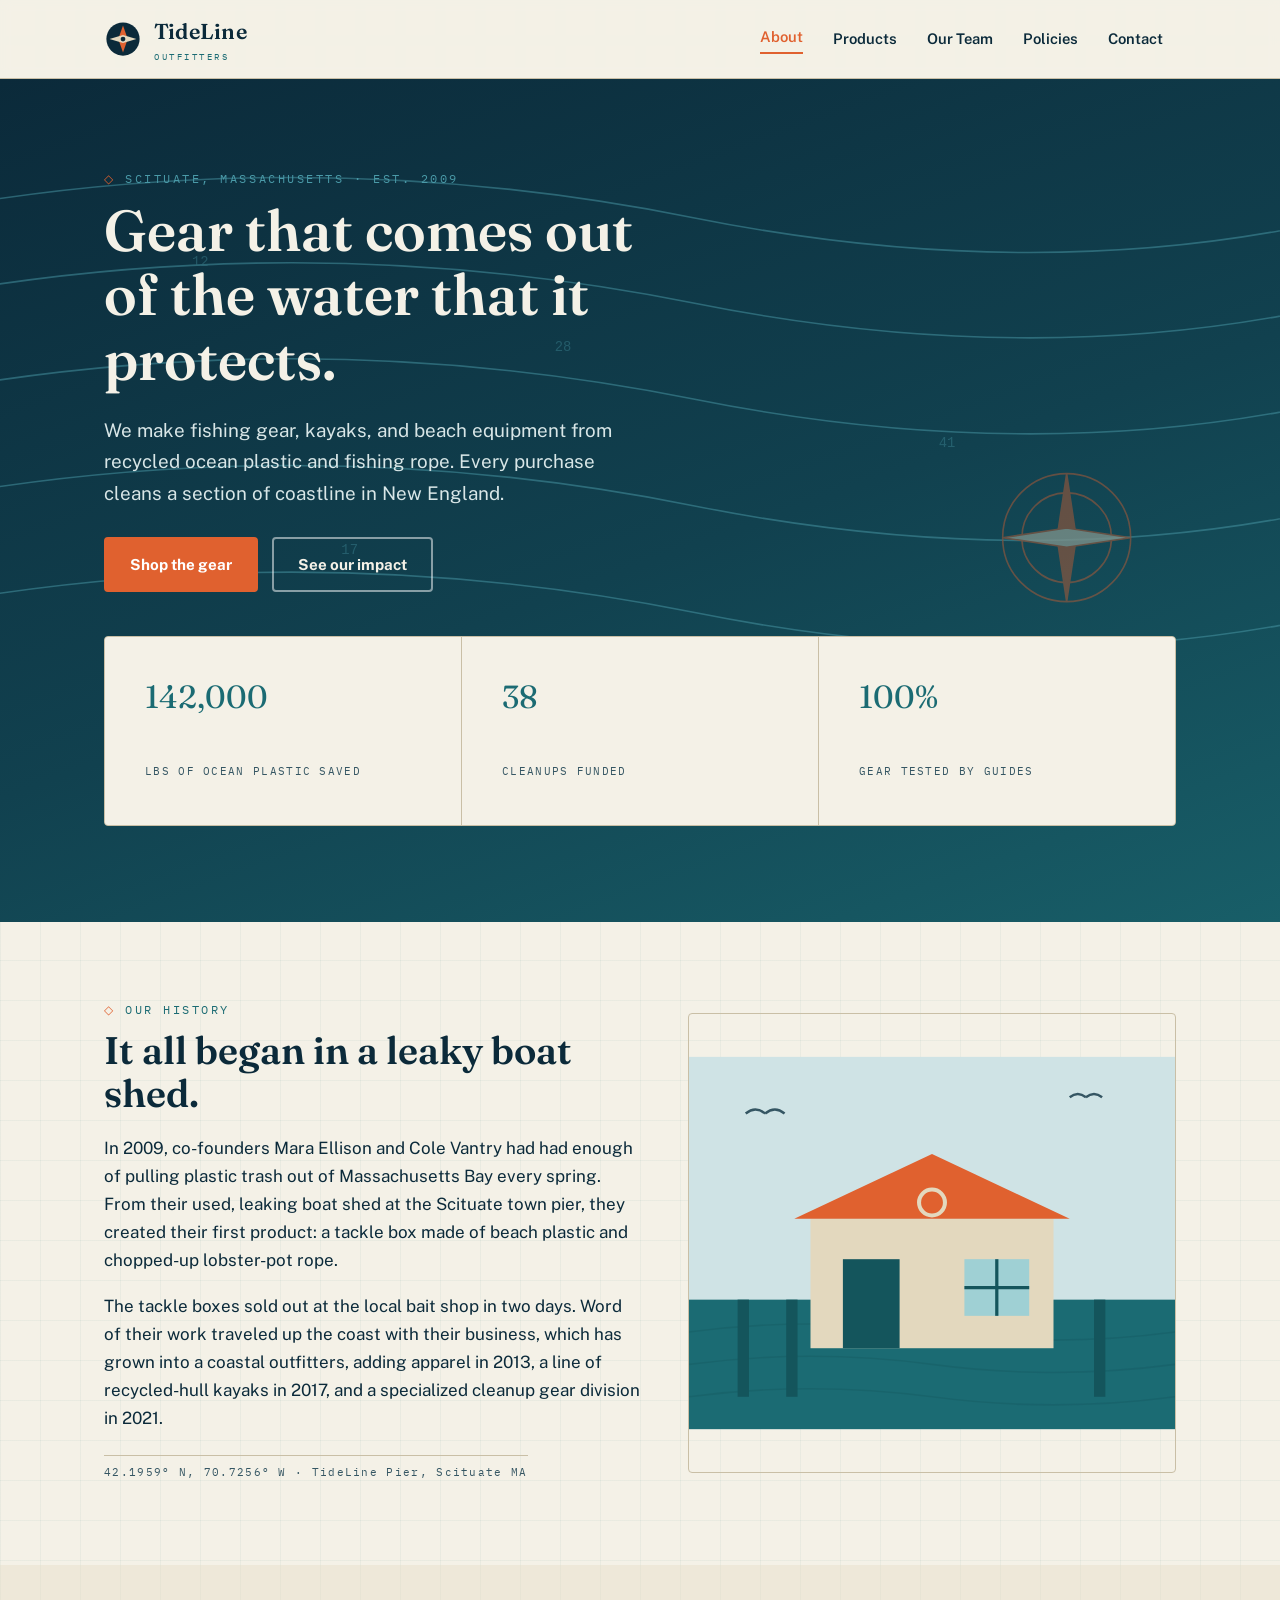
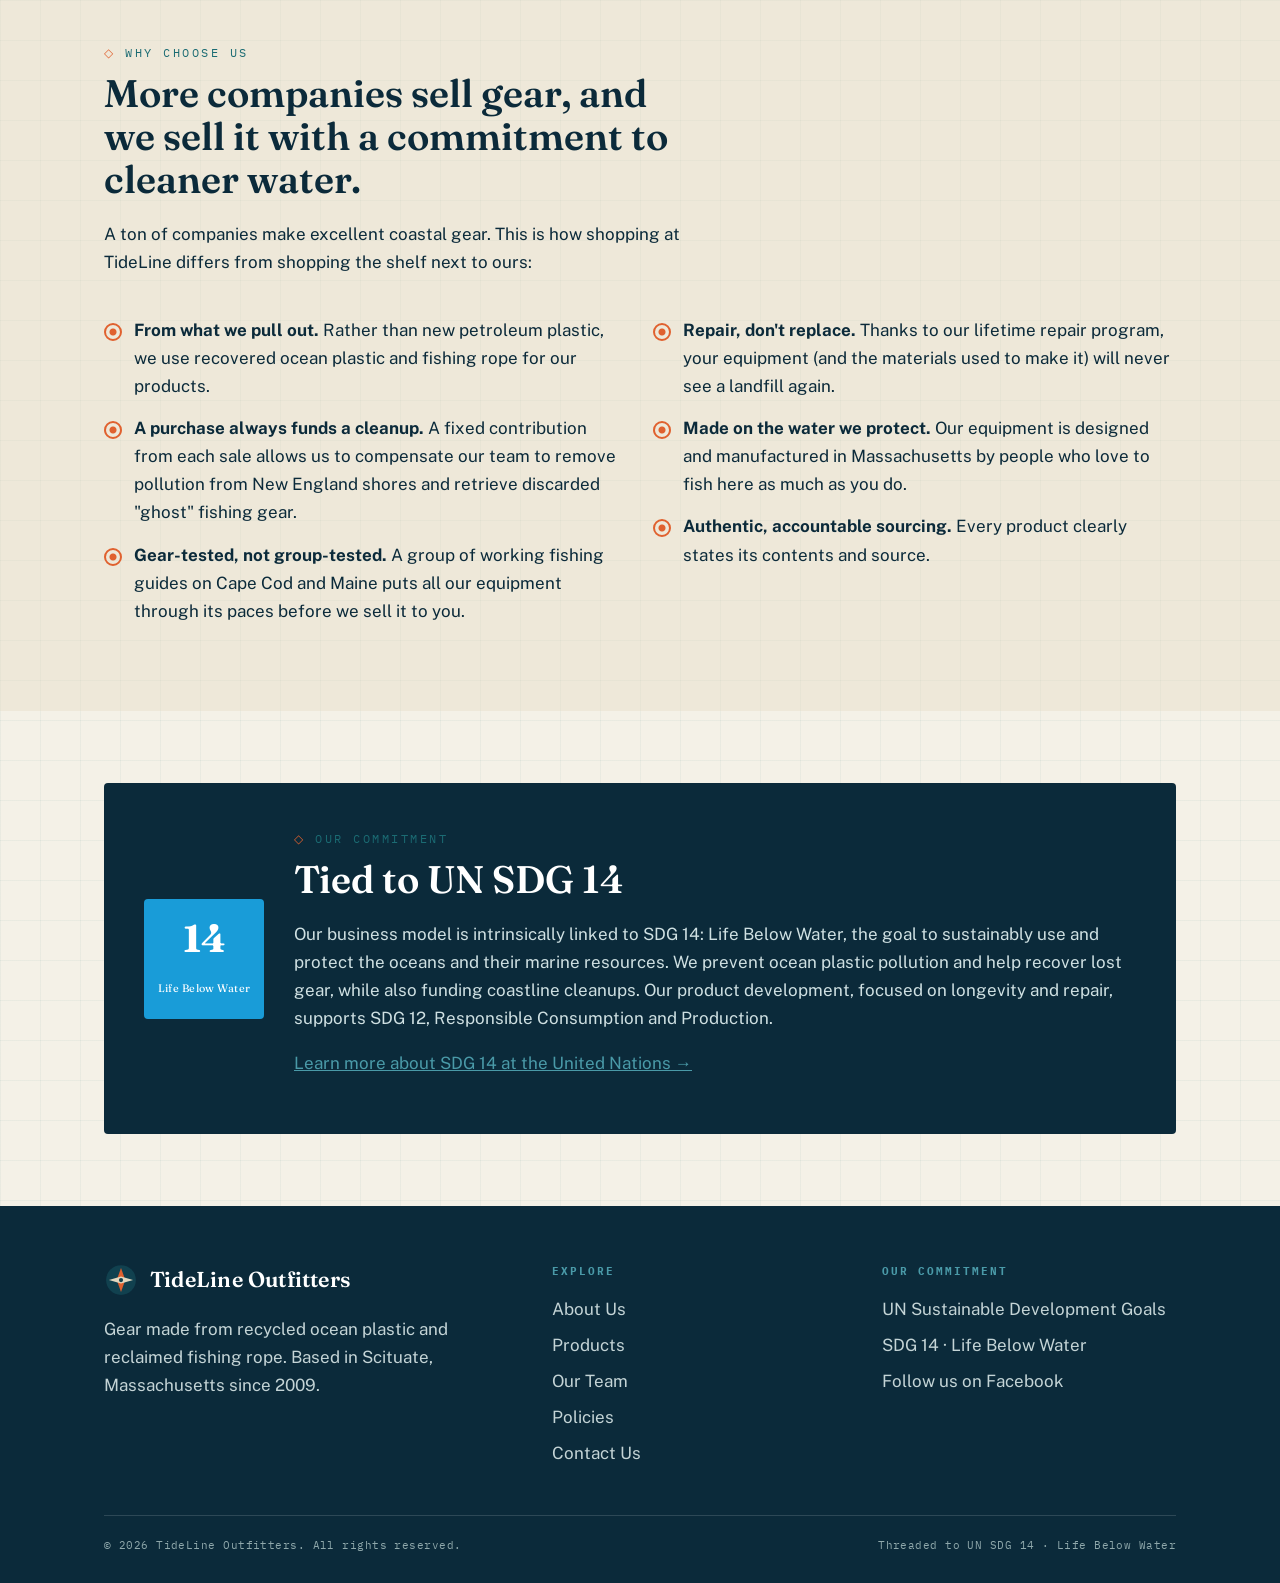
<file: index.html>
<!DOCTYPE html>
<html lang="en">
<head>
  <meta charset="UTF-8">
  <meta name="viewport" content="width=device-width, initial-scale=1.0">
  <title>About Us | TideLine Outfitters</title>
  <meta name="description" content="TideLine Outfitters makes fishing gear, kayaks, and beach equipment from recycled ocean plastic and fishing rope. Founded in Scituate, Massachusetts in 2009.">
  <link rel="preconnect" href="https://fonts.googleapis.com">
  <link rel="preconnect" href="https://fonts.gstatic.com" crossorigin>
  <link href="https://fonts.googleapis.com/css2?family=Fraunces:opsz,wght@9..144,500;9..144,600&family=IBM+Plex+Mono:wght@400;500&family=Public+Sans:wght@400;600;700&display=swap" rel="stylesheet">
  <link rel="stylesheet" href="css/style.css">
</head>
<body>

  <header class="site-header">
    <nav class="nav" aria-label="Primary">
      <a class="brand" href="index.html" aria-label="TideLine Outfitters home">
        <svg viewBox="0 0 48 48" aria-hidden="true">
          <circle cx="24" cy="24" r="21" fill="#0b2a3a"/>
          <path d="M24 7 L30 24 L24 41 L18 24 Z" fill="#e0612f"/>
          <path d="M7 24 L24 19 L41 24 L24 29 Z" fill="#e3d8be"/>
          <circle cx="24" cy="24" r="3" fill="#0b2a3a"/>
        </svg>
        <span class="brand-name">TideLine<small>Outfitters</small></span>
      </a>
      <button class="nav-toggle" aria-label="Toggle navigation" aria-expanded="false">&#9776; Menu</button>
      <ul class="nav-links">
        <li><a href="index.html" class="active">About</a></li>
        <li><a href="products.html">Products</a></li>
        <li><a href="employees.html">Our Team</a></li>
        <li><a href="policies.html">Policies</a></li>
        <li><a href="contact_us.html">Contact</a></li>
      </ul>
    </nav>
  </header>

  <section class="hero">
    <svg class="hero-chart" viewBox="0 0 1200 600" preserveAspectRatio="xMidYMid slice" aria-hidden="true">
      <g stroke="#4a9aa8" fill="none" stroke-width="1.5">
        <path d="M-50 120 Q300 60 650 130 T1300 120"/>
        <path d="M-50 200 Q300 140 650 210 T1300 200"/>
        <path d="M-50 290 Q300 230 650 300 T1300 290"/>
        <path d="M-50 390 Q300 330 650 400 T1300 390"/>
        <path d="M-50 490 Q300 430 650 500 T1300 490"/>
      </g>
      <g fill="#4a9aa8" font-family="monospace" font-size="13" opacity="0.7">
        <text x="180" y="175">12</text><text x="520" y="255">28</text>
        <text x="880" y="345">41</text><text x="320" y="445">17</text>
        <text x="760" y="535">33</text>
      </g>
      <g transform="translate(1000 430)" stroke="#e0612f" fill="none" stroke-width="1.5" opacity="0.8">
        <circle r="60"/><circle r="42"/>
        <path d="M0 -60 L9 0 L0 60 L-9 0 Z" fill="#e0612f"/>
        <path d="M-60 0 L0 -9 L60 0 L0 9 Z" fill="#e3d8be"/>
      </g>
    </svg>
    <div class="container">
      <span class="eyebrow">Scituate, Massachusetts &middot; Est. 2009</span>
      <h1>Gear that comes out of the water that it protects.</h1>
      <p class="lead">We make fishing gear, kayaks, and beach equipment from recycled ocean plastic and fishing rope. Every purchase cleans a section of coastline in New England.</p>
      <div class="hero-actions">
        <a class="btn" href="products.html">Shop the gear</a>
        <a class="btn btn-ghost" href="#impact">See our impact</a>
      </div>
      <div class="soundings">
        <div><div class="num">142,000</div><div class="lbl">lbs of ocean plastic saved</div></div>
        <div><div class="num">38</div><div class="lbl">cleanups funded</div></div>
        <div><div class="num">100%</div><div class="lbl">gear tested by guides</div></div>
      </div>
    </div>
  </section>

  <section class="section">
    <div class="container">
      <div class="split">
        <div>
          <span class="eyebrow">Our History</span>
          <h2>It all began in a leaky boat shed.</h2>
          <p>In 2009, co-founders Mara Ellison and Cole Vantry had had enough of pulling plastic trash out of Massachusetts Bay every spring. From their used, leaking boat shed at the Scituate town pier, they created their first product: a tackle box made of beach plastic and chopped-up lobster-pot rope.</p>
          <p>The tackle boxes sold out at the local bait shop in two days. Word of their work traveled up the coast with their business, which has grown into a coastal outfitters, adding apparel in 2013, a line of recycled-hull kayaks in 2017, and a specialized cleanup gear division in 2021.</p>
          <p class="coord-rule">42.1959&deg; N, 70.7256&deg; W &middot; TideLine Pier, Scituate MA</p>
        </div>
        <img src="images/about-shed.svg" alt="Illustration of the original TideLine boat shed on the Scituate town pier" width="600" height="460">
      </div>
    </div>
  </section>

  <section class="section alt">
    <div class="container">
      <div class="section-head">
        <span class="eyebrow">Why Choose Us</span>
        <h2>More companies sell gear, and we sell it with a commitment to cleaner water.</h2>
        <p>A ton of companies make excellent coastal gear. This is how shopping at TideLine differs from shopping the shelf next to ours:</p>
      </div>
      <div class="grid grid-2">
        <ul class="checklist">
          <li><strong>From what we pull out.</strong> Rather than new petroleum plastic, we use recovered ocean plastic and fishing rope for our products.</li>
          <li><strong>A purchase always funds a cleanup.</strong> A fixed contribution from each sale allows us to compensate our team to remove pollution from New England shores and retrieve discarded "ghost" fishing gear.</li>
          <li><strong>Gear-tested, not group-tested.</strong> A group of working fishing guides on Cape Cod and Maine puts all our equipment through its paces before we sell it to you.</li>
        </ul>
        <ul class="checklist">
          <li><strong>Repair, don't replace.</strong> Thanks to our lifetime repair program, your equipment (and the materials used to make it) will never see a landfill again.</li>
          <li><strong>Made on the water we protect.</strong> Our equipment is designed and manufactured in Massachusetts by people who love to fish here as much as you do.</li>
          <li><strong>Authentic, accountable sourcing.</strong> Every product clearly states its contents and source.</li>
        </ul>
      </div>
    </div>
  </section>

  <section class="section" id="impact">
    <div class="container">
      <div class="sdg-band">
        <div class="badge"><b>14</b><span>Life Below Water</span></div>
        <div>
          <span class="eyebrow">Our Commitment</span>
          <h2>Tied to UN SDG 14</h2>
          <p>Our business model is intrinsically linked to SDG 14: Life Below Water, the goal to sustainably use and protect the oceans and their marine resources. We prevent ocean plastic pollution and help recover lost gear, while also funding coastline cleanups. Our product development, focused on longevity and repair, supports SDG 12, Responsible Consumption and Production.</p>
          <p><a href="https://www.un.org/sustainabledevelopment/oceans/" target="_blank" rel="noopener">Learn more about SDG 14 at the United Nations &rarr;</a></p>
        </div>
      </div>
    </div>
  </section>

  <footer class="site-footer">
    <div class="container">
      <div class="footer-grid">
        <div>
          <div class="footer-brand">
            <svg viewBox="0 0 48 48" aria-hidden="true">
              <circle cx="24" cy="24" r="21" fill="#11414f"/>
              <path d="M24 7 L30 24 L24 41 L18 24 Z" fill="#e0612f"/>
              <path d="M7 24 L24 19 L41 24 L24 29 Z" fill="#e3d8be"/>
              <circle cx="24" cy="24" r="3" fill="#11414f"/>
            </svg>
            <span class="brand-name">TideLine Outfitters</span>
          </div>
          <p>Gear made from recycled ocean plastic and reclaimed fishing rope. Based in Scituate, Massachusetts since 2009.</p>
        </div>
        <div>
          <h4>Explore</h4>
          <ul>
            <li><a href="index.html">About Us</a></li>
            <li><a href="products.html">Products</a></li>
            <li><a href="employees.html">Our Team</a></li>
            <li><a href="policies.html">Policies</a></li>
            <li><a href="contact_us.html">Contact Us</a></li>
          </ul>
        </div>
        <div>
          <h4>Our Commitment</h4>
          <ul>
            <li><a href="https://www.un.org/sustainabledevelopment/sustainable-development-goals/" target="_blank" rel="noopener">UN Sustainable Development Goals</a></li>
            <li><a href="https://www.un.org/sustainabledevelopment/oceans/" target="_blank" rel="noopener">SDG 14 &middot; Life Below Water</a></li>
            <li><a href="https://www.facebook.com/" target="_blank" rel="noopener">Follow us on Facebook</a></li>
          </ul>
        </div>
      </div>
      <div class="footer-bottom">
        <span>&copy; 2026 TideLine Outfitters. All rights reserved.</span>
        <span>Threaded to UN SDG 14 &middot; Life Below Water</span>
      </div>
    </div>
  </footer>

  <script>
    var t = document.querySelector('.nav-toggle');
    var l = document.querySelector('.nav-links');
    if (t) t.addEventListener('click', function () {
      var open = l.classList.toggle('open');
      t.setAttribute('aria-expanded', open ? 'true' : 'false');
    });
  </script>
</body>
</html>
</file>
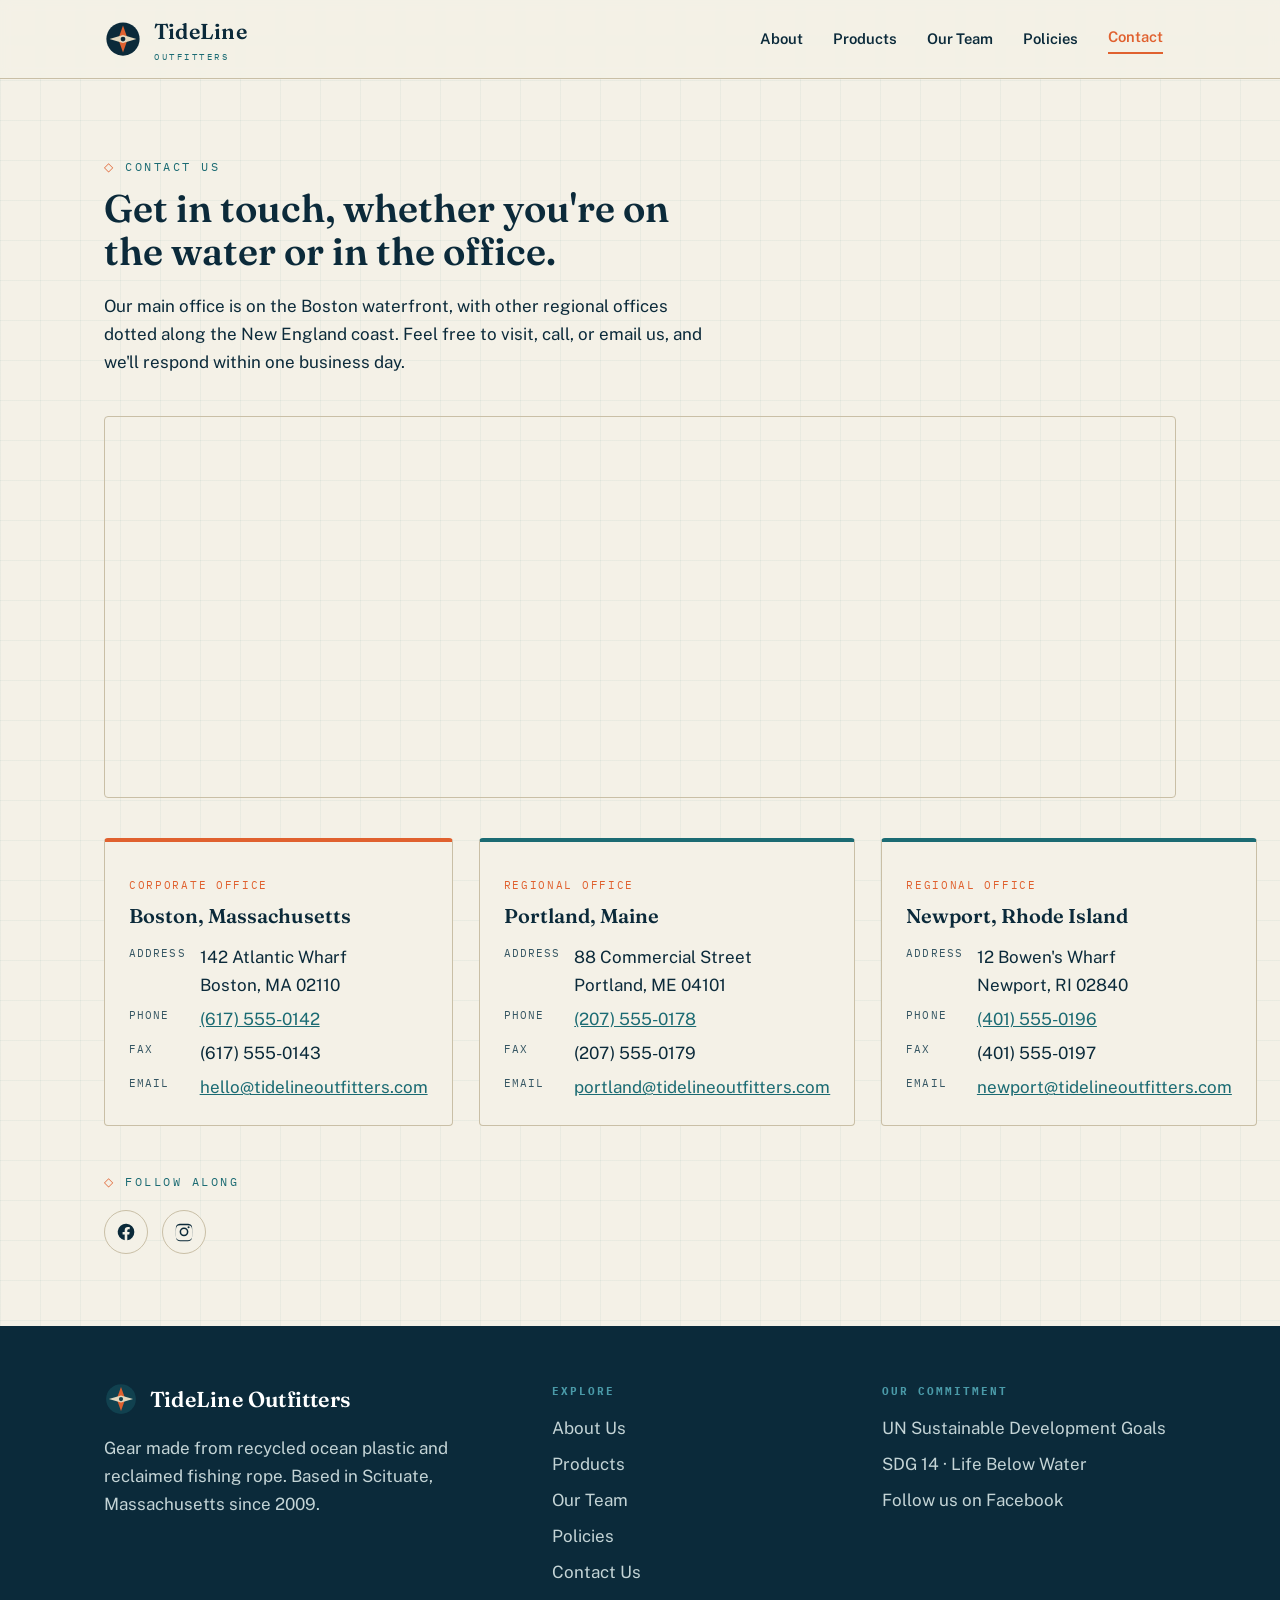
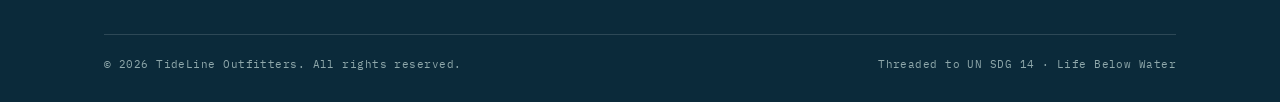
<file: contact_us.html>
<!DOCTYPE html>
<html lang="en">
<head>
  <meta charset="UTF-8">
  <meta name="viewport" content="width=device-width, initial-scale=1.0">
  <title>Contact Us | TideLine Outfitters</title>
  <meta name="description" content="Reach TideLine Outfitters, with corporate headquarters in Boston and regional offices in Portland, Maine and Newport, Rhode Island.">
  <link rel="preconnect" href="https://fonts.googleapis.com">
  <link rel="preconnect" href="https://fonts.gstatic.com" crossorigin>
  <link href="https://fonts.googleapis.com/css2?family=Fraunces:opsz,wght@9..144,500;9..144,600&family=IBM+Plex+Mono:wght@400;500&family=Public+Sans:wght@400;600;700&display=swap" rel="stylesheet">
  <link rel="stylesheet" href="css/style.css">
</head>
<body>

  <header class="site-header">
    <nav class="nav" aria-label="Primary">
      <a class="brand" href="index.html" aria-label="TideLine Outfitters home">
        <svg viewBox="0 0 48 48" aria-hidden="true">
          <circle cx="24" cy="24" r="21" fill="#0b2a3a"/>
          <path d="M24 7 L30 24 L24 41 L18 24 Z" fill="#e0612f"/>
          <path d="M7 24 L24 19 L41 24 L24 29 Z" fill="#e3d8be"/>
          <circle cx="24" cy="24" r="3" fill="#0b2a3a"/>
        </svg>
        <span class="brand-name">TideLine<small>Outfitters</small></span>
      </a>
      <button class="nav-toggle" aria-label="Toggle navigation" aria-expanded="false">&#9776; Menu</button>
      <ul class="nav-links">
        <li><a href="index.html">About</a></li>
        <li><a href="products.html">Products</a></li>
        <li><a href="employees.html">Our Team</a></li>
        <li><a href="policies.html">Policies</a></li>
        <li><a href="contact_us.html" class="active">Contact</a></li>
      </ul>
    </nav>
  </header>

  <section class="section">
    <div class="container">
      <div class="section-head">
        <span class="eyebrow">Contact Us</span>
        <h2>Get in touch, whether you're on the water or in the office.</h2>
        <p>Our main office is on the Boston waterfront, with other regional offices dotted along the New England coast. Feel free to visit, call, or email us, and we'll respond within one business day.</p>
      </div>

      <div class="map-wrap">
        <iframe
          title="Map showing TideLine Outfitters corporate office at Atlantic Wharf, Boston, MA"
          src="https://maps.google.com/maps?q=Atlantic%20Wharf%2C%20Boston%2C%20MA%2002110&t=&z=14&ie=UTF8&iwloc=&output=embed"></iframe>
      </div>

      <div class="grid grid-3">

        <div class="office corp">
          <p class="kind">Corporate Office</p>
          <h3>Boston, Massachusetts</h3>
          <dl>
            <dt>Address</dt>
            <dd>142 Atlantic Wharf<br>Boston, MA 02110</dd>
            <dt>Phone</dt>
            <dd><a href="tel:+16175550142">(617) 555-0142</a></dd>
            <dt>Fax</dt>
            <dd>(617) 555-0143</dd>
            <dt>Email</dt>
            <dd><a href="mailto:hello@tidelineoutfitters.com?subject=Corporate%20Inquiry">hello@tidelineoutfitters.com</a></dd>
          </dl>
        </div>

        <div class="office">
          <p class="kind">Regional Office</p>
          <h3>Portland, Maine</h3>
          <dl>
            <dt>Address</dt>
            <dd>88 Commercial Street<br>Portland, ME 04101</dd>
            <dt>Phone</dt>
            <dd><a href="tel:+12075550178">(207) 555-0178</a></dd>
            <dt>Fax</dt>
            <dd>(207) 555-0179</dd>
            <dt>Email</dt>
            <dd><a href="mailto:portland@tidelineoutfitters.com?subject=Regional%20Office%20Inquiry">portland@tidelineoutfitters.com</a></dd>
          </dl>
        </div>

        <div class="office">
          <p class="kind">Regional Office</p>
          <h3>Newport, Rhode Island</h3>
          <dl>
            <dt>Address</dt>
            <dd>12 Bowen's Wharf<br>Newport, RI 02840</dd>
            <dt>Phone</dt>
            <dd><a href="tel:+14015550196">(401) 555-0196</a></dd>
            <dt>Fax</dt>
            <dd>(401) 555-0197</dd>
            <dt>Email</dt>
            <dd><a href="mailto:newport@tidelineoutfitters.com?subject=Regional%20Office%20Inquiry">newport@tidelineoutfitters.com</a></dd>
          </dl>
        </div>

      </div>

      <div style="margin-top:40px;">
        <p class="eyebrow">Follow Along</p>
        <div class="social">
          <a href="https://www.facebook.com/" target="_blank" rel="noopener" aria-label="TideLine Outfitters on Facebook">
            <svg viewBox="0 0 24 24" aria-hidden="true"><path d="M22 12a10 10 0 1 0-11.56 9.88v-6.99H7.9V12h2.54V9.8c0-2.5 1.49-3.89 3.78-3.89 1.09 0 2.24.2 2.24.2v2.46h-1.26c-1.24 0-1.63.77-1.63 1.56V12h2.78l-.44 2.89h-2.34v6.99A10 10 0 0 0 22 12z"/></svg>
          </a>
          <a href="https://www.instagram.com/" target="_blank" rel="noopener" aria-label="TideLine Outfitters on Instagram">
            <svg viewBox="0 0 24 24" aria-hidden="true"><path d="M12 2.16c3.2 0 3.58.01 4.85.07 1.17.05 1.8.25 2.23.41.56.22.96.48 1.38.9.42.42.68.82.9 1.38.16.42.36 1.06.41 2.23.06 1.27.07 1.65.07 4.85s-.01 3.58-.07 4.85c-.05 1.17-.25 1.8-.41 2.23-.22.56-.48.96-.9 1.38-.42.42-.82.68-1.38.9-.42.16-1.06.36-2.23.41-1.27.06-1.65.07-4.85.07s-3.58-.01-4.85-.07c-1.17-.05-1.8-.25-2.23-.41a3.7 3.7 0 0 1-1.38-.9 3.7 3.7 0 0 1-.9-1.38c-.16-.42-.36-1.06-.41-2.23C2.17 15.58 2.16 15.2 2.16 12s.01-3.58.07-4.85c.05-1.17.25-1.8.41-2.23.22-.56.48-.96.9-1.38.42-.42.82-.68 1.38-.9.42-.16 1.06-.36 2.23-.41C8.42 2.17 8.8 2.16 12 2.16zm0 1.62c-3.15 0-3.52.01-4.76.07-1.15.05-1.77.25-2.19.41-.55.21-.94.47-1.35.88-.41.41-.67.8-.88 1.35-.16.42-.36 1.04-.41 2.19-.06 1.24-.07 1.61-.07 4.76s.01 3.52.07 4.76c.05 1.15.25 1.77.41 2.19.21.55.47.94.88 1.35.41.41.8.67 1.35.88.42.16 1.04.36 2.19.41 1.24.06 1.61.07 4.76.07s3.52-.01 4.76-.07c1.15-.05 1.77-.25 2.19-.41.55-.21.94-.47 1.35-.88.41-.41.67-.8.88-1.35.16-.42.36-1.04.41-2.19.06-1.24.07-1.61.07-4.76s-.01-3.52-.07-4.76c-.05-1.15-.25-1.77-.41-2.19a3.64 3.64 0 0 0-.88-1.35 3.64 3.64 0 0 0-1.35-.88c-.42-.16-1.04-.36-2.19-.41-1.24-.06-1.61-.07-4.76-.07zm0 2.76a5.3 5.3 0 1 0 0 10.6 5.3 5.3 0 0 0 0-10.6zm0 8.74a3.44 3.44 0 1 1 0-6.88 3.44 3.44 0 0 1 0 6.88zm6.74-8.94a1.24 1.24 0 1 1-2.48 0 1.24 1.24 0 0 1 2.48 0z"/></svg>
          </a>
        </div>
      </div>

    </div>
  </section>

  <footer class="site-footer">
    <div class="container">
      <div class="footer-grid">
        <div>
          <div class="footer-brand">
            <svg viewBox="0 0 48 48" aria-hidden="true">
              <circle cx="24" cy="24" r="21" fill="#11414f"/>
              <path d="M24 7 L30 24 L24 41 L18 24 Z" fill="#e0612f"/>
              <path d="M7 24 L24 19 L41 24 L24 29 Z" fill="#e3d8be"/>
              <circle cx="24" cy="24" r="3" fill="#11414f"/>
            </svg>
            <span class="brand-name">TideLine Outfitters</span>
          </div>
          <p>Gear made from recycled ocean plastic and reclaimed fishing rope. Based in Scituate, Massachusetts since 2009.</p>
        </div>
        <div>
          <h4>Explore</h4>
          <ul>
            <li><a href="index.html">About Us</a></li>
            <li><a href="products.html">Products</a></li>
            <li><a href="employees.html">Our Team</a></li>
            <li><a href="policies.html">Policies</a></li>
            <li><a href="contact_us.html">Contact Us</a></li>
          </ul>
        </div>
        <div>
          <h4>Our Commitment</h4>
          <ul>
            <li><a href="https://www.un.org/sustainabledevelopment/sustainable-development-goals/" target="_blank" rel="noopener">UN Sustainable Development Goals</a></li>
            <li><a href="https://www.un.org/sustainabledevelopment/oceans/" target="_blank" rel="noopener">SDG 14 &middot; Life Below Water</a></li>
            <li><a href="https://www.facebook.com/" target="_blank" rel="noopener">Follow us on Facebook</a></li>
          </ul>
        </div>
      </div>
      <div class="footer-bottom">
        <span>&copy; 2026 TideLine Outfitters. All rights reserved.</span>
        <span>Threaded to UN SDG 14 &middot; Life Below Water</span>
      </div>
    </div>
  </footer>

  <script>
    var t = document.querySelector('.nav-toggle');
    var l = document.querySelector('.nav-links');
    if (t) t.addEventListener('click', function () {
      var open = l.classList.toggle('open');
      t.setAttribute('aria-expanded', open ? 'true' : 'false');
    });
  </script>
</body>
</html>
</file>
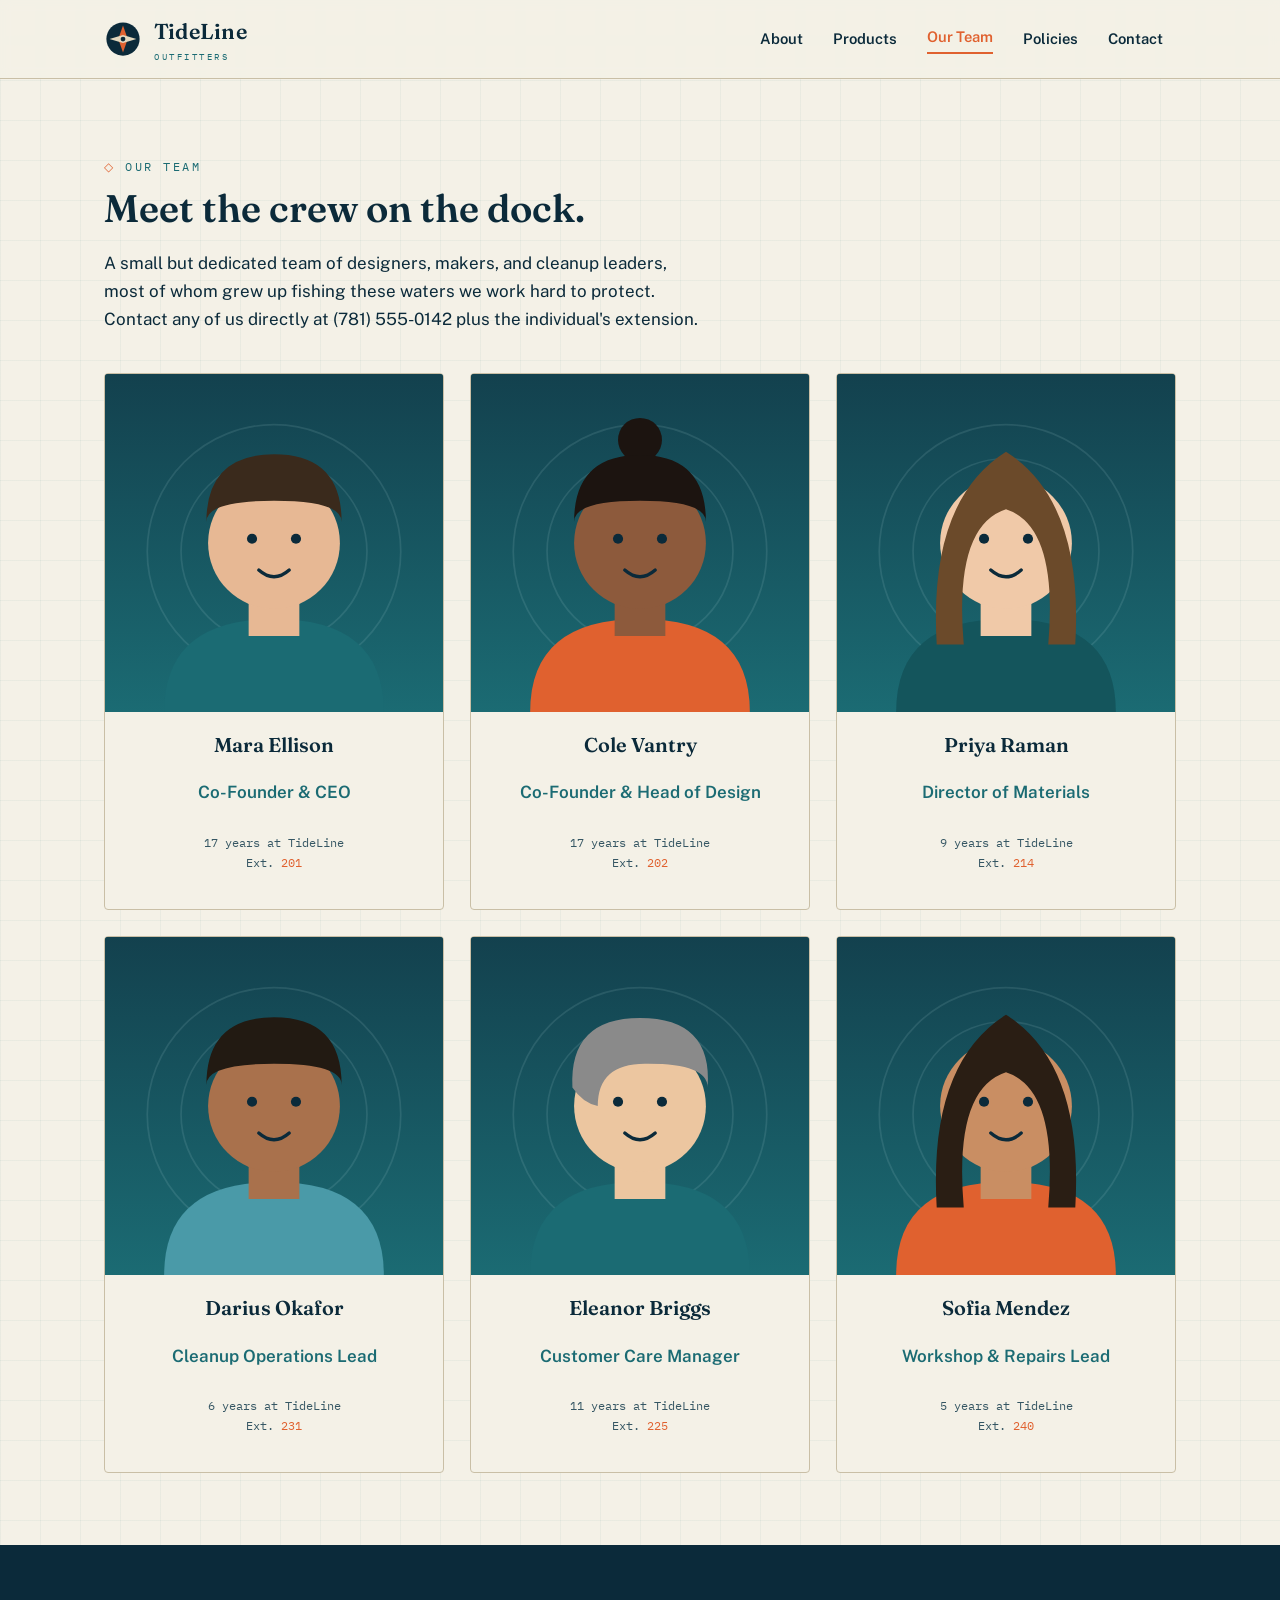
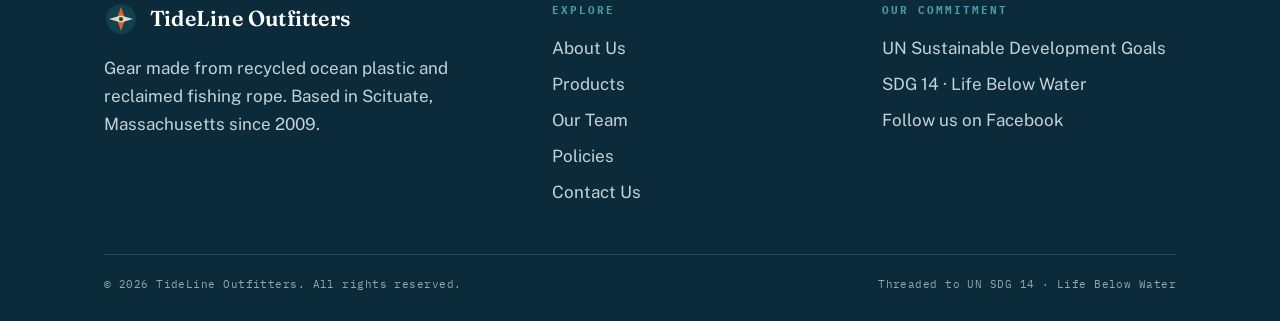
<file: employees.html>
<!DOCTYPE html>
<html lang="en">
<head>
  <meta charset="UTF-8">
  <meta name="viewport" content="width=device-width, initial-scale=1.0">
  <title>Our Team | TideLine Outfitters</title>
  <meta name="description" content="Meet the crew behind TideLine Outfitters, the designers, makers, and cleanup leaders who build our coastal gear.">
  <link rel="preconnect" href="https://fonts.googleapis.com">
  <link rel="preconnect" href="https://fonts.gstatic.com" crossorigin>
  <link href="https://fonts.googleapis.com/css2?family=Fraunces:opsz,wght@9..144,500;9..144,600&family=IBM+Plex+Mono:wght@400;500&family=Public+Sans:wght@400;600;700&display=swap" rel="stylesheet">
  <link rel="stylesheet" href="css/style.css">
</head>
<body>

  <header class="site-header">
    <nav class="nav" aria-label="Primary">
      <a class="brand" href="index.html" aria-label="TideLine Outfitters home">
        <svg viewBox="0 0 48 48" aria-hidden="true">
          <circle cx="24" cy="24" r="21" fill="#0b2a3a"/>
          <path d="M24 7 L30 24 L24 41 L18 24 Z" fill="#e0612f"/>
          <path d="M7 24 L24 19 L41 24 L24 29 Z" fill="#e3d8be"/>
          <circle cx="24" cy="24" r="3" fill="#0b2a3a"/>
        </svg>
        <span class="brand-name">TideLine<small>Outfitters</small></span>
      </a>
      <button class="nav-toggle" aria-label="Toggle navigation" aria-expanded="false">&#9776; Menu</button>
      <ul class="nav-links">
        <li><a href="index.html">About</a></li>
        <li><a href="products.html">Products</a></li>
        <li><a href="employees.html" class="active">Our Team</a></li>
        <li><a href="policies.html">Policies</a></li>
        <li><a href="contact_us.html">Contact</a></li>
      </ul>
    </nav>
  </header>

  <section class="section">
    <div class="container">
      <div class="section-head">
        <span class="eyebrow">Our Team</span>
        <h2>Meet the crew on the dock.</h2>
        <p>A small but dedicated team of designers, makers, and cleanup leaders, most of whom grew up fishing these waters we work hard to protect. Contact any of us directly at (781) 555-0142 plus the individual's extension.</p>
      </div>

      <div class="grid grid-3">

        <article class="card team-card">
          <div class="card-img"><img src="images/team-1.svg" alt="Portrait of Mara Ellison"></div>
          <div class="card-body">
            <h3>Mara Ellison</h3>
            <p class="role">Co-Founder &amp; CEO</p>
            <p class="team-meta">17 years at TideLine<br>Ext. <span>201</span></p>
          </div>
        </article>

        <article class="card team-card">
          <div class="card-img"><img src="images/team-2.svg" alt="Portrait of Cole Vantry"></div>
          <div class="card-body">
            <h3>Cole Vantry</h3>
            <p class="role">Co-Founder &amp; Head of Design</p>
            <p class="team-meta">17 years at TideLine<br>Ext. <span>202</span></p>
          </div>
        </article>

        <article class="card team-card">
          <div class="card-img"><img src="images/team-3.svg" alt="Portrait of Priya Raman"></div>
          <div class="card-body">
            <h3>Priya Raman</h3>
            <p class="role">Director of Materials</p>
            <p class="team-meta">9 years at TideLine<br>Ext. <span>214</span></p>
          </div>
        </article>

        <article class="card team-card">
          <div class="card-img"><img src="images/team-4.svg" alt="Portrait of Darius Okafor"></div>
          <div class="card-body">
            <h3>Darius Okafor</h3>
            <p class="role">Cleanup Operations Lead</p>
            <p class="team-meta">6 years at TideLine<br>Ext. <span>231</span></p>
          </div>
        </article>

        <article class="card team-card">
          <div class="card-img"><img src="images/team-5.svg" alt="Portrait of Eleanor Briggs"></div>
          <div class="card-body">
            <h3>Eleanor Briggs</h3>
            <p class="role">Customer Care Manager</p>
            <p class="team-meta">11 years at TideLine<br>Ext. <span>225</span></p>
          </div>
        </article>

        <article class="card team-card">
          <div class="card-img"><img src="images/team-6.svg" alt="Portrait of Sofia Mendez"></div>
          <div class="card-body">
            <h3>Sofia Mendez</h3>
            <p class="role">Workshop &amp; Repairs Lead</p>
            <p class="team-meta">5 years at TideLine<br>Ext. <span>240</span></p>
          </div>
        </article>

      </div>
    </div>
  </section>

  <footer class="site-footer">
    <div class="container">
      <div class="footer-grid">
        <div>
          <div class="footer-brand">
            <svg viewBox="0 0 48 48" aria-hidden="true">
              <circle cx="24" cy="24" r="21" fill="#11414f"/>
              <path d="M24 7 L30 24 L24 41 L18 24 Z" fill="#e0612f"/>
              <path d="M7 24 L24 19 L41 24 L24 29 Z" fill="#e3d8be"/>
              <circle cx="24" cy="24" r="3" fill="#11414f"/>
            </svg>
            <span class="brand-name">TideLine Outfitters</span>
          </div>
          <p>Gear made from recycled ocean plastic and reclaimed fishing rope. Based in Scituate, Massachusetts since 2009.</p>
        </div>
        <div>
          <h4>Explore</h4>
          <ul>
            <li><a href="index.html">About Us</a></li>
            <li><a href="products.html">Products</a></li>
            <li><a href="employees.html">Our Team</a></li>
            <li><a href="policies.html">Policies</a></li>
            <li><a href="contact_us.html">Contact Us</a></li>
          </ul>
        </div>
        <div>
          <h4>Our Commitment</h4>
          <ul>
            <li><a href="https://www.un.org/sustainabledevelopment/sustainable-development-goals/" target="_blank" rel="noopener">UN Sustainable Development Goals</a></li>
            <li><a href="https://www.un.org/sustainabledevelopment/oceans/" target="_blank" rel="noopener">SDG 14 &middot; Life Below Water</a></li>
            <li><a href="https://www.facebook.com/" target="_blank" rel="noopener">Follow us on Facebook</a></li>
          </ul>
        </div>
      </div>
      <div class="footer-bottom">
        <span>&copy; 2026 TideLine Outfitters. All rights reserved.</span>
        <span>Threaded to UN SDG 14 &middot; Life Below Water</span>
      </div>
    </div>
  </footer>

  <script>
    var t = document.querySelector('.nav-toggle');
    var l = document.querySelector('.nav-links');
    if (t) t.addEventListener('click', function () {
      var open = l.classList.toggle('open');
      t.setAttribute('aria-expanded', open ? 'true' : 'false');
    });
  </script>
</body>
</html>
</file>
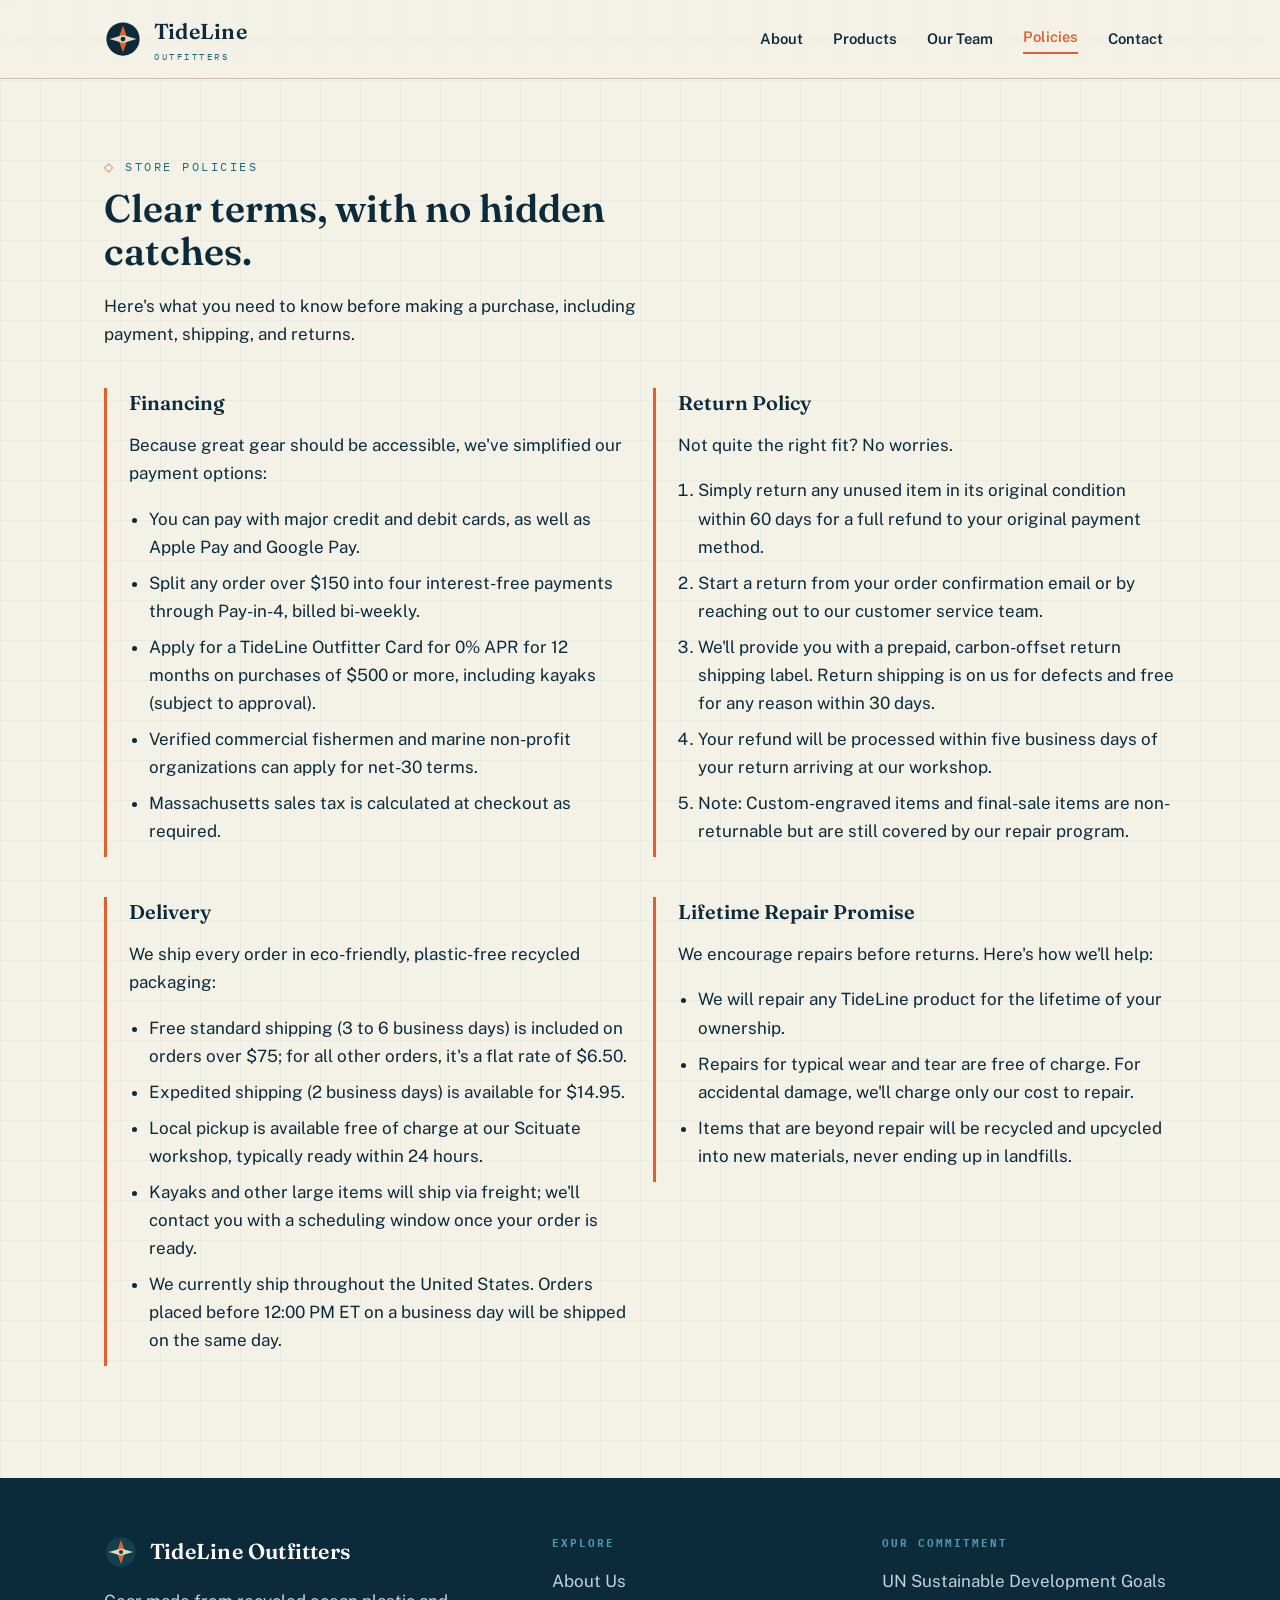
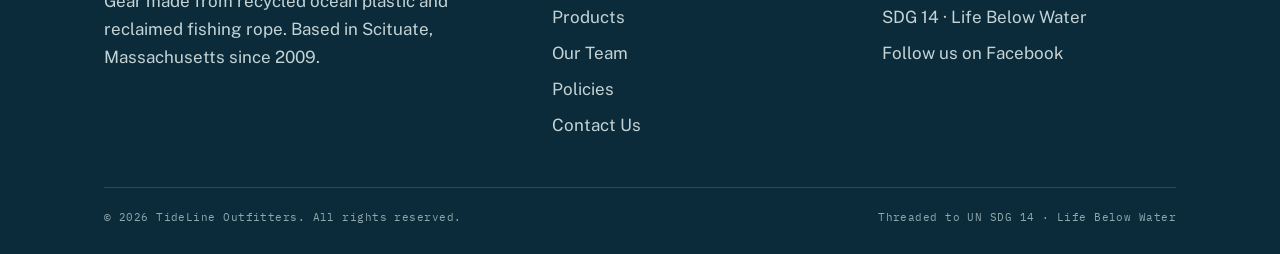
<file: policies.html>
<!DOCTYPE html>
<html lang="en">
<head>
  <meta charset="UTF-8">
  <meta name="viewport" content="width=device-width, initial-scale=1.0">
  <title>Policies | TideLine Outfitters</title>
  <meta name="description" content="TideLine Outfitters financing, delivery, and return policies.">
  <link rel="preconnect" href="https://fonts.googleapis.com">
  <link rel="preconnect" href="https://fonts.gstatic.com" crossorigin>
  <link href="https://fonts.googleapis.com/css2?family=Fraunces:opsz,wght@9..144,500;9..144,600&family=IBM+Plex+Mono:wght@400;500&family=Public+Sans:wght@400;600;700&display=swap" rel="stylesheet">
  <link rel="stylesheet" href="css/style.css">
</head>
<body>

  <header class="site-header">
    <nav class="nav" aria-label="Primary">
      <a class="brand" href="index.html" aria-label="TideLine Outfitters home">
        <svg viewBox="0 0 48 48" aria-hidden="true">
          <circle cx="24" cy="24" r="21" fill="#0b2a3a"/>
          <path d="M24 7 L30 24 L24 41 L18 24 Z" fill="#e0612f"/>
          <path d="M7 24 L24 19 L41 24 L24 29 Z" fill="#e3d8be"/>
          <circle cx="24" cy="24" r="3" fill="#0b2a3a"/>
        </svg>
        <span class="brand-name">TideLine<small>Outfitters</small></span>
      </a>
      <button class="nav-toggle" aria-label="Toggle navigation" aria-expanded="false">&#9776; Menu</button>
      <ul class="nav-links">
        <li><a href="index.html">About</a></li>
        <li><a href="products.html">Products</a></li>
        <li><a href="employees.html">Our Team</a></li>
        <li><a href="policies.html" class="active">Policies</a></li>
        <li><a href="contact_us.html">Contact</a></li>
      </ul>
    </nav>
  </header>

  <section class="section">
    <div class="container">
      <div class="section-head">
        <span class="eyebrow">Store Policies</span>
        <h2>Clear terms, with no hidden catches.</h2>
        <p>Here's what you need to know before making a purchase, including payment, shipping, and returns.</p>
      </div>

      <div class="grid grid-2">
        <div>
          <div class="policy">
            <h3>Financing</h3>
            <p>Because great gear should be accessible, we've simplified our payment options:</p>
            <ul>
              <li>You can pay with major credit and debit cards, as well as Apple Pay and Google Pay.</li>
              <li>Split any order over $150 into four interest-free payments through Pay-in-4, billed bi-weekly.</li>
              <li>Apply for a TideLine Outfitter Card for 0% APR for 12 months on purchases of $500 or more, including kayaks (subject to approval).</li>
              <li>Verified commercial fishermen and marine non-profit organizations can apply for net-30 terms.</li>
              <li>Massachusetts sales tax is calculated at checkout as required.</li>
            </ul>
          </div>

          <div class="policy">
            <h3>Delivery</h3>
            <p>We ship every order in eco-friendly, plastic-free recycled packaging:</p>
            <ul>
              <li>Free standard shipping (3 to 6 business days) is included on orders over $75; for all other orders, it's a flat rate of $6.50.</li>
              <li>Expedited shipping (2 business days) is available for $14.95.</li>
              <li>Local pickup is available free of charge at our Scituate workshop, typically ready within 24 hours.</li>
              <li>Kayaks and other large items will ship via freight; we'll contact you with a scheduling window once your order is ready.</li>
              <li>We currently ship throughout the United States. Orders placed before 12:00 PM ET on a business day will be shipped on the same day.</li>
            </ul>
          </div>
        </div>

        <div>
          <div class="policy">
            <h3>Return Policy</h3>
            <p>Not quite the right fit? No worries.</p>
            <ol>
              <li>Simply return any unused item in its original condition within 60 days for a full refund to your original payment method.</li>
              <li>Start a return from your order confirmation email or by reaching out to our customer service team.</li>
              <li>We'll provide you with a prepaid, carbon-offset return shipping label. Return shipping is on us for defects and free for any reason within 30 days.</li>
              <li>Your refund will be processed within five business days of your return arriving at our workshop.</li>
              <li>Note: Custom-engraved items and final-sale items are non-returnable but are still covered by our repair program.</li>
            </ol>
          </div>

          <div class="policy">
            <h3>Lifetime Repair Promise</h3>
            <p>We encourage repairs before returns. Here's how we'll help:</p>
            <ul>
              <li>We will repair any TideLine product for the lifetime of your ownership.</li>
              <li>Repairs for typical wear and tear are free of charge. For accidental damage, we'll charge only our cost to repair.</li>
              <li>Items that are beyond repair will be recycled and upcycled into new materials, never ending up in landfills.</li>
            </ul>
          </div>
        </div>
      </div>
    </div>
  </section>

  <footer class="site-footer">
    <div class="container">
      <div class="footer-grid">
        <div>
          <div class="footer-brand">
            <svg viewBox="0 0 48 48" aria-hidden="true">
              <circle cx="24" cy="24" r="21" fill="#11414f"/>
              <path d="M24 7 L30 24 L24 41 L18 24 Z" fill="#e0612f"/>
              <path d="M7 24 L24 19 L41 24 L24 29 Z" fill="#e3d8be"/>
              <circle cx="24" cy="24" r="3" fill="#11414f"/>
            </svg>
            <span class="brand-name">TideLine Outfitters</span>
          </div>
          <p>Gear made from recycled ocean plastic and reclaimed fishing rope. Based in Scituate, Massachusetts since 2009.</p>
        </div>
        <div>
          <h4>Explore</h4>
          <ul>
            <li><a href="index.html">About Us</a></li>
            <li><a href="products.html">Products</a></li>
            <li><a href="employees.html">Our Team</a></li>
            <li><a href="policies.html">Policies</a></li>
            <li><a href="contact_us.html">Contact Us</a></li>
          </ul>
        </div>
        <div>
          <h4>Our Commitment</h4>
          <ul>
            <li><a href="https://www.un.org/sustainabledevelopment/sustainable-development-goals/" target="_blank" rel="noopener">UN Sustainable Development Goals</a></li>
            <li><a href="https://www.un.org/sustainabledevelopment/oceans/" target="_blank" rel="noopener">SDG 14 &middot; Life Below Water</a></li>
            <li><a href="https://www.facebook.com/" target="_blank" rel="noopener">Follow us on Facebook</a></li>
          </ul>
        </div>
      </div>
      <div class="footer-bottom">
        <span>&copy; 2026 TideLine Outfitters. All rights reserved.</span>
        <span>Threaded to UN SDG 14 &middot; Life Below Water</span>
      </div>
    </div>
  </footer>

  <script>
    var t = document.querySelector('.nav-toggle');
    var l = document.querySelector('.nav-links');
    if (t) t.addEventListener('click', function () {
      var open = l.classList.toggle('open');
      t.setAttribute('aria-expanded', open ? 'true' : 'false');
    });
  </script>
</body>
</html>
</file>
<file: css/style.css>
:root {
  --ink:        #0b2a3a;
  --tide:       #1b6b73;
  --wave:       #4a9aa8;
  --paper:      #f4f1e7;
  --sand:       #e3d8be;
  --buoy:       #e0612f;
  --buoy-dark:  #c14e22;
  --line:       #c9bfa6;
  --ink-soft:   #355663;

  --display: "Fraunces", Georgia, "Times New Roman", serif;
  --body:    "Public Sans", "Helvetica Neue", Arial, sans-serif;
  --mono:    "IBM Plex Mono", "Courier New", monospace;

  --maxw: 1120px;
  --radius: 4px;
}

* { box-sizing: border-box; }

html { scroll-behavior: smooth; }

body {
  margin: 0;
  font-family: var(--body);
  color: var(--ink);
  background-color: var(--paper);

  background-image:
    linear-gradient(rgba(27,107,115,0.05) 1px, transparent 1px),
    linear-gradient(90deg, rgba(27,107,115,0.05) 1px, transparent 1px);
  background-size: 40px 40px;
  line-height: 1.65;
  font-size: 17px;
}

img { max-width: 100%; display: block; }

a { color: var(--tide); }
a:hover { color: var(--buoy); }

.container {
  width: 100%;
  max-width: var(--maxw);
  margin: 0 auto;
  padding: 0 24px;
}

h1, h2, h3 { font-family: var(--display); font-weight: 600; line-height: 1.12; color: var(--ink); }
h1 { font-size: clamp(2.3rem, 5vw, 3.6rem); margin: 0 0 .4em; }
h2 { font-size: clamp(1.7rem, 3.4vw, 2.4rem); margin: 0 0 .5em; }
h3 { font-size: 1.25rem; margin: 0 0 .4em; }

.eyebrow {
  font-family: var(--mono);
  text-transform: uppercase;
  letter-spacing: .22em;
  font-size: .72rem;
  color: var(--tide);
  margin: 0 0 .9em;
  display: inline-block;
}
.eyebrow::before { content: "◇ "; color: var(--buoy); }

.coord-rule {
  font-family: var(--mono);
  font-size: .68rem;
  letter-spacing: .12em;
  color: var(--ink-soft);
  border-top: 1px solid var(--line);
  padding-top: 8px;
  margin-top: 6px;
  display: inline-block;
}

.site-header {
  position: sticky;
  top: 0;
  z-index: 50;
  background: rgba(244,241,231,0.92);
  backdrop-filter: blur(6px);
  border-bottom: 1px solid var(--line);
}
.nav {
  display: flex;
  align-items: center;
  justify-content: space-between;
  gap: 16px;
  padding: 14px 24px;
  max-width: var(--maxw);
  margin: 0 auto;
}
.brand { display: flex; align-items: center; gap: 12px; text-decoration: none; }
.brand svg { width: 38px; height: 38px; flex: none; }
.brand-name {
  font-family: var(--display);
  font-weight: 600;
  font-size: 1.35rem;
  color: var(--ink);
  letter-spacing: .01em;
}
.brand-name small {
  display: block;
  font-family: var(--mono);
  font-weight: 400;
  font-size: .56rem;
  letter-spacing: .28em;
  text-transform: uppercase;
  color: var(--tide);
}

.nav-links { display: flex; align-items: center; gap: 4px; list-style: none; margin: 0; padding: 0; }
.nav-links a {
  text-decoration: none;
  color: var(--ink);
  font-size: .92rem;
  font-weight: 600;
  padding: 8px 13px;
  border-radius: var(--radius);
  display: block;
}
.nav-links a:hover { background: var(--sand); color: var(--ink); }
.nav-links a.active { color: var(--buoy); }
.nav-links a.active::after {
  content: "";
  display: block;
  height: 2px;
  background: var(--buoy);
  margin-top: 3px;
}

.nav-toggle { display: none; background: none; border: 1px solid var(--line);
  border-radius: var(--radius); padding: 7px 10px; cursor: pointer; color: var(--ink); }

.hero {
  position: relative;
  overflow: hidden;
  background: linear-gradient(160deg, var(--ink) 0%, #11414f 55%, var(--tide) 120%);
  color: var(--paper);
}
.hero .container { position: relative; z-index: 2; padding-top: 84px; padding-bottom: 96px; }
.hero h1 { color: var(--paper); max-width: 14ch; }
.hero .eyebrow { color: var(--wave); }
.hero p.lead { font-size: 1.18rem; max-width: 46ch; color: #d8e6e7; }
.hero-chart {
  position: absolute; inset: 0; z-index: 1; opacity: .5;
  pointer-events: none;
}
.hero-actions { display: flex; flex-wrap: wrap; gap: 14px; margin-top: 28px; }

.btn {
  display: inline-block;
  font-family: var(--body);
  font-weight: 700;
  font-size: .95rem;
  text-decoration: none;
  padding: 13px 24px;
  border-radius: var(--radius);
  border: 2px solid var(--buoy);
  background: var(--buoy);
  color: #fff;
  cursor: pointer;
  transition: transform .12s ease, background .12s ease;
}
.btn:hover { background: var(--buoy-dark); border-color: var(--buoy-dark); color: #fff; transform: translateY(-1px); }
.btn-ghost { background: transparent; color: var(--paper); border-color: rgba(255,255,255,.5); }
.btn-ghost:hover { background: rgba(255,255,255,.1); color: #fff; border-color: #fff; }

.soundings {
  display: grid;
  grid-template-columns: repeat(3, 1fr);
  gap: 1px;
  background: var(--line);
  border: 1px solid var(--line);
  border-radius: var(--radius);
  overflow: hidden;
  margin-top: 44px;
}
.soundings div { background: var(--paper); padding: 22px 20px; }
.soundings .num { font-family: var(--display); font-size: 2rem; color: var(--tide); line-height: 1; }
.soundings .lbl { font-family: var(--mono); font-size: .68rem; letter-spacing: .12em;
  text-transform: uppercase; color: var(--ink-soft); margin-top: 6px; }

.section { padding: 72px 0; }
.section.alt { background: rgba(227,216,190,0.35); }
.section-head { max-width: 60ch; margin-bottom: 40px; }

.grid { display: grid; gap: 26px; }
.grid-2 { grid-template-columns: repeat(2, 1fr); }
.grid-3 { grid-template-columns: repeat(3, 1fr); }

.card {
  background: var(--paper);
  border: 1px solid var(--line);
  border-radius: var(--radius);
  overflow: hidden;
  display: flex;
  flex-direction: column;
}
.card .card-img { background: var(--ink); aspect-ratio: 3 / 2; }
.card .card-img img { width: 100%; height: 100%; object-fit: cover; }
.card .card-body { padding: 22px 22px 24px; flex: 1; display: flex; flex-direction: column; }
.card h3 { margin-bottom: .25em; }
.price { font-family: var(--mono); color: var(--buoy); font-weight: 600; font-size: .95rem; }
.tag {
  display: inline-block;
  font-family: var(--mono);
  font-size: .64rem;
  letter-spacing: .14em;
  text-transform: uppercase;
  color: var(--tide);
  border: 1px solid var(--line);
  border-radius: 999px;
  padding: 3px 10px;
  margin-bottom: 12px;
  align-self: flex-start;
}

.checklist { list-style: none; padding: 0; margin: 0; }
.checklist li { position: relative; padding-left: 30px; margin-bottom: 14px; }
.checklist li::before {
  content: "";
  position: absolute; left: 0; top: 7px;
  width: 14px; height: 14px;
  border: 2px solid var(--buoy);
  border-radius: 50%;
  background:
    radial-gradient(circle at center, var(--buoy) 0, var(--buoy) 3px, transparent 4px);
}

.team-card { text-align: center; }
.team-card .card-img { aspect-ratio: 1/1; background: linear-gradient(160deg,#13414e,#1b6b73); }
.team-card .card-body { align-items: center; }
.team-meta { font-family: var(--mono); font-size: .78rem; color: var(--ink-soft); margin-top: 8px; }
.team-meta span { color: var(--buoy); }
.role { color: var(--tide); font-weight: 600; }

.split { display: grid; grid-template-columns: 1.1fr 1fr; gap: 48px; align-items: center; }
.split img { border-radius: var(--radius); border: 1px solid var(--line); }

.policy { border-left: 3px solid var(--buoy); padding: 4px 0 4px 22px; margin-bottom: 40px; }
.policy h3 { color: var(--ink); }
.policy ul, .policy ol { margin: 12px 0 0; padding-left: 20px; }
.policy li { margin-bottom: 8px; }

.sdg-band {
  background: var(--ink);
  color: var(--paper);
  border-radius: var(--radius);
  padding: 40px;
  display: grid;
  grid-template-columns: auto 1fr;
  gap: 30px;
  align-items: center;
}
.sdg-band .badge {
  width: 120px; height: 120px; flex: none;
  background: #199cd8;
  border-radius: var(--radius);
  display: grid; place-items: center;
  text-align: center;
  font-family: var(--display);
  color: #fff;
  padding: 10px;
}
.sdg-band .badge b { font-size: 2.4rem; display: block; line-height: 1; }
.sdg-band .badge span { font-size: .68rem; letter-spacing: .04em; }
.sdg-band h2, .sdg-band h3 { color: #fff; }
.sdg-band p { color: #cfe0e2; }
.sdg-band a { color: var(--wave); }

.map-wrap {
  border: 1px solid var(--line);
  border-radius: var(--radius);
  overflow: hidden;
  margin-bottom: 40px;
}
.map-wrap iframe { width: 100%; height: 380px; border: 0; display: block; }

.office {
  background: var(--paper);
  border: 1px solid var(--line);
  border-top: 4px solid var(--tide);
  border-radius: var(--radius);
  padding: 24px;
}
.office.corp { border-top-color: var(--buoy); }
.office h3 { margin-bottom: 4px; }
.office .kind { font-family: var(--mono); font-size: .66rem; letter-spacing: .16em;
  text-transform: uppercase; color: var(--buoy); }
.office dl { margin: 16px 0 0; display: grid; grid-template-columns: auto 1fr; gap: 6px 14px; }
.office dt { font-family: var(--mono); font-size: .68rem; letter-spacing: .1em;
  text-transform: uppercase; color: var(--ink-soft); padding-top: 2px; }
.office dd { margin: 0; }

.social { display: flex; align-items: center; gap: 14px; margin-top: 8px; }
.social a {
  width: 44px; height: 44px;
  display: grid; place-items: center;
  border: 1px solid var(--line);
  border-radius: 50%;
  background: var(--paper);
  transition: background .12s ease, border-color .12s ease;
}
.social a:hover { background: var(--ink); border-color: var(--ink); }
.social a:hover svg { fill: #fff; }
.social svg { width: 20px; height: 20px; fill: var(--ink); }

.site-footer {
  background: var(--ink);
  color: #c4d4d6;
  padding: 56px 0 28px;
  margin-top: 0;
}
.footer-grid { display: grid; grid-template-columns: 1.4fr 1fr 1fr; gap: 36px; }
.site-footer h4 { font-family: var(--mono); font-size: .7rem; letter-spacing: .18em;
  text-transform: uppercase; color: var(--wave); margin: 0 0 14px; }
.site-footer ul { list-style: none; padding: 0; margin: 0; }
.site-footer li { margin-bottom: 8px; }
.site-footer a { color: #c4d4d6; text-decoration: none; }
.site-footer a:hover { color: #fff; }
.footer-brand { display: flex; align-items: center; gap: 12px; margin-bottom: 16px; }
.footer-brand svg { width: 34px; height: 34px; }
.footer-brand .brand-name { color: #fff; }
.footer-bottom {
  border-top: 1px solid rgba(255,255,255,.14);
  margin-top: 40px; padding-top: 20px;
  display: flex; flex-wrap: wrap; gap: 12px; justify-content: space-between;
  font-family: var(--mono); font-size: .7rem; letter-spacing: .04em; color: #8fa8ab;
}

@media (max-width: 860px) {
  .grid-3 { grid-template-columns: repeat(2, 1fr); }
  .split { grid-template-columns: 1fr; }
  .footer-grid { grid-template-columns: 1fr 1fr; }
  .sdg-band { grid-template-columns: 1fr; text-align: left; }
}
@media (max-width: 640px) {
  body { font-size: 16px; }
  .nav-links {
    display: none;
    position: absolute; top: 100%; left: 0; right: 0;
    flex-direction: column;
    background: var(--paper);
    border-bottom: 1px solid var(--line);
    padding: 10px 16px 18px;
    gap: 2px;
  }
  .nav-links.open { display: flex; }
  .nav-toggle { display: inline-block; }
  .grid-2, .grid-3 { grid-template-columns: 1fr; }
  .soundings { grid-template-columns: 1fr; }
  .footer-grid { grid-template-columns: 1fr; }
  .office dl { grid-template-columns: 1fr; gap: 2px; }
  .office dt { margin-top: 8px; }
}

a:focus-visible, .btn:focus-visible, .nav-toggle:focus-visible {
  outline: 3px solid var(--buoy);
  outline-offset: 2px;
}
@media (prefers-reduced-motion: reduce) {
  * { scroll-behavior: auto; transition: none !important; }
}
</file>
